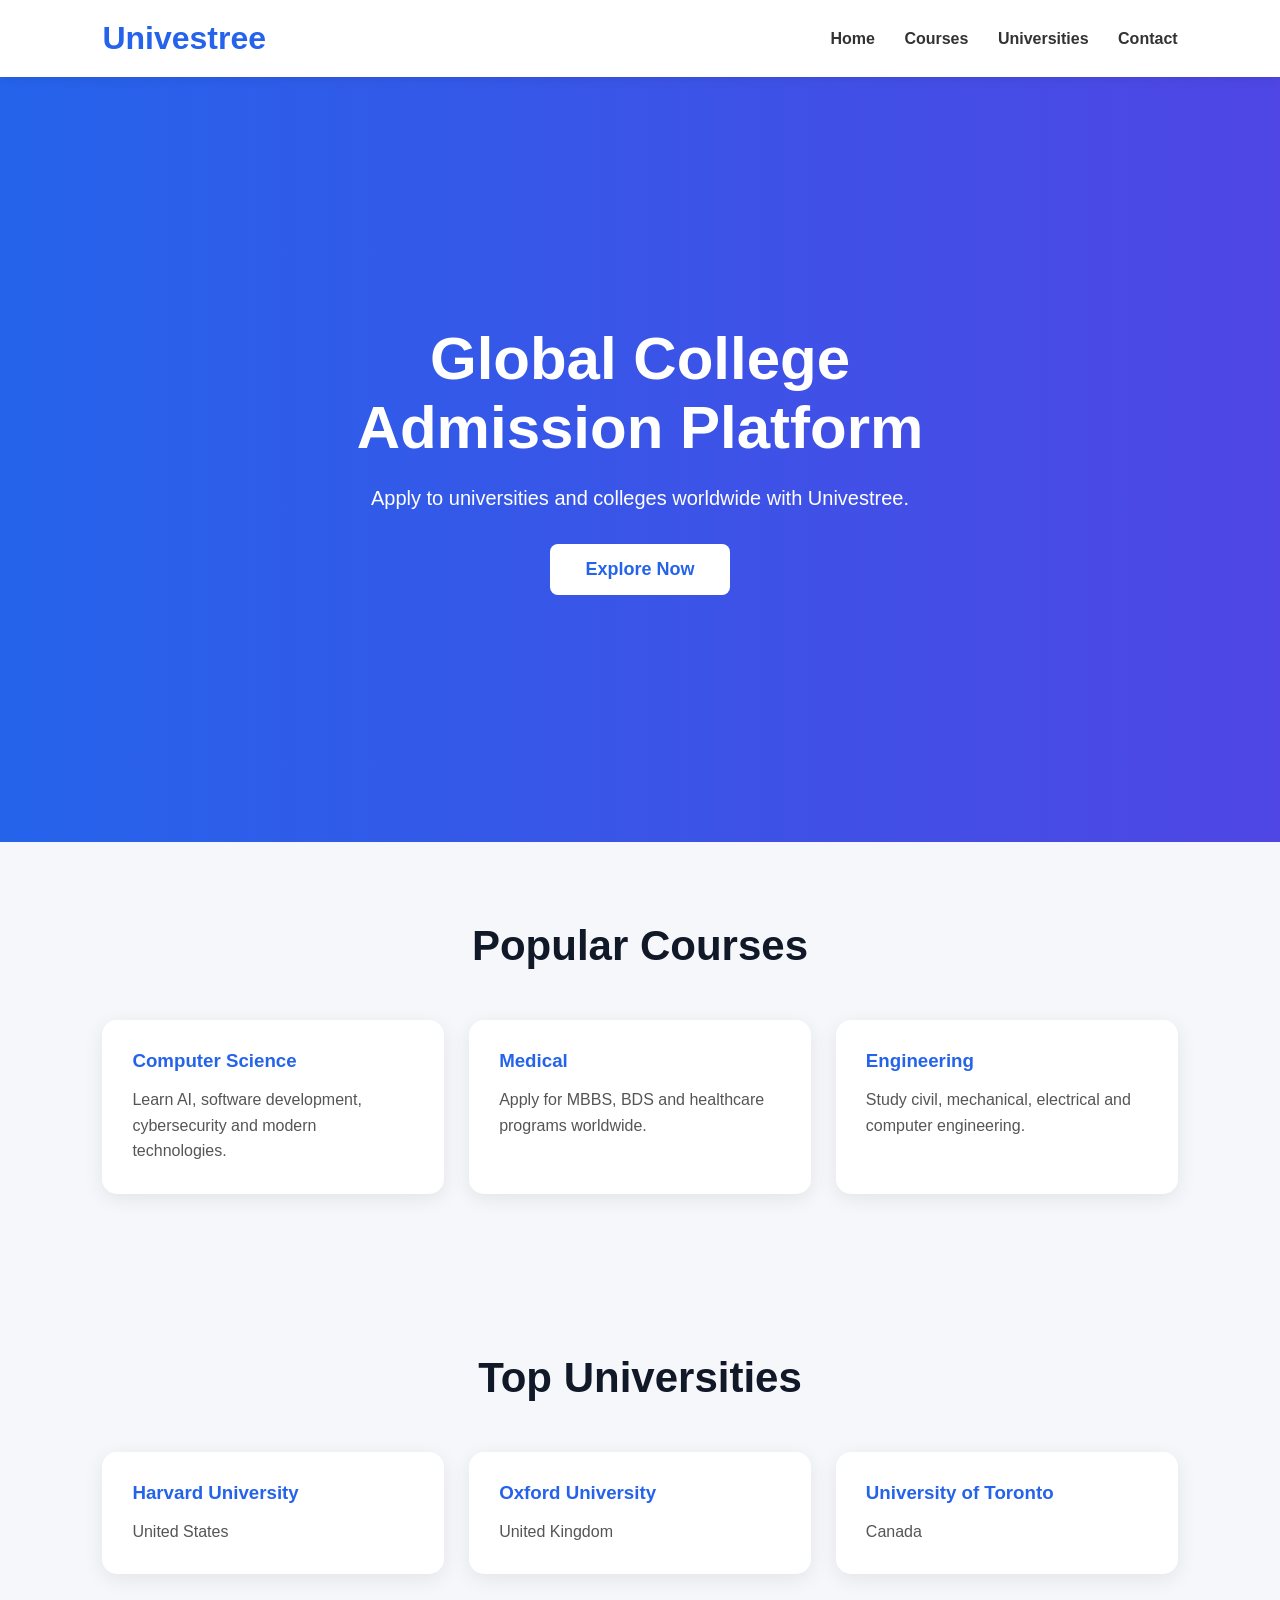
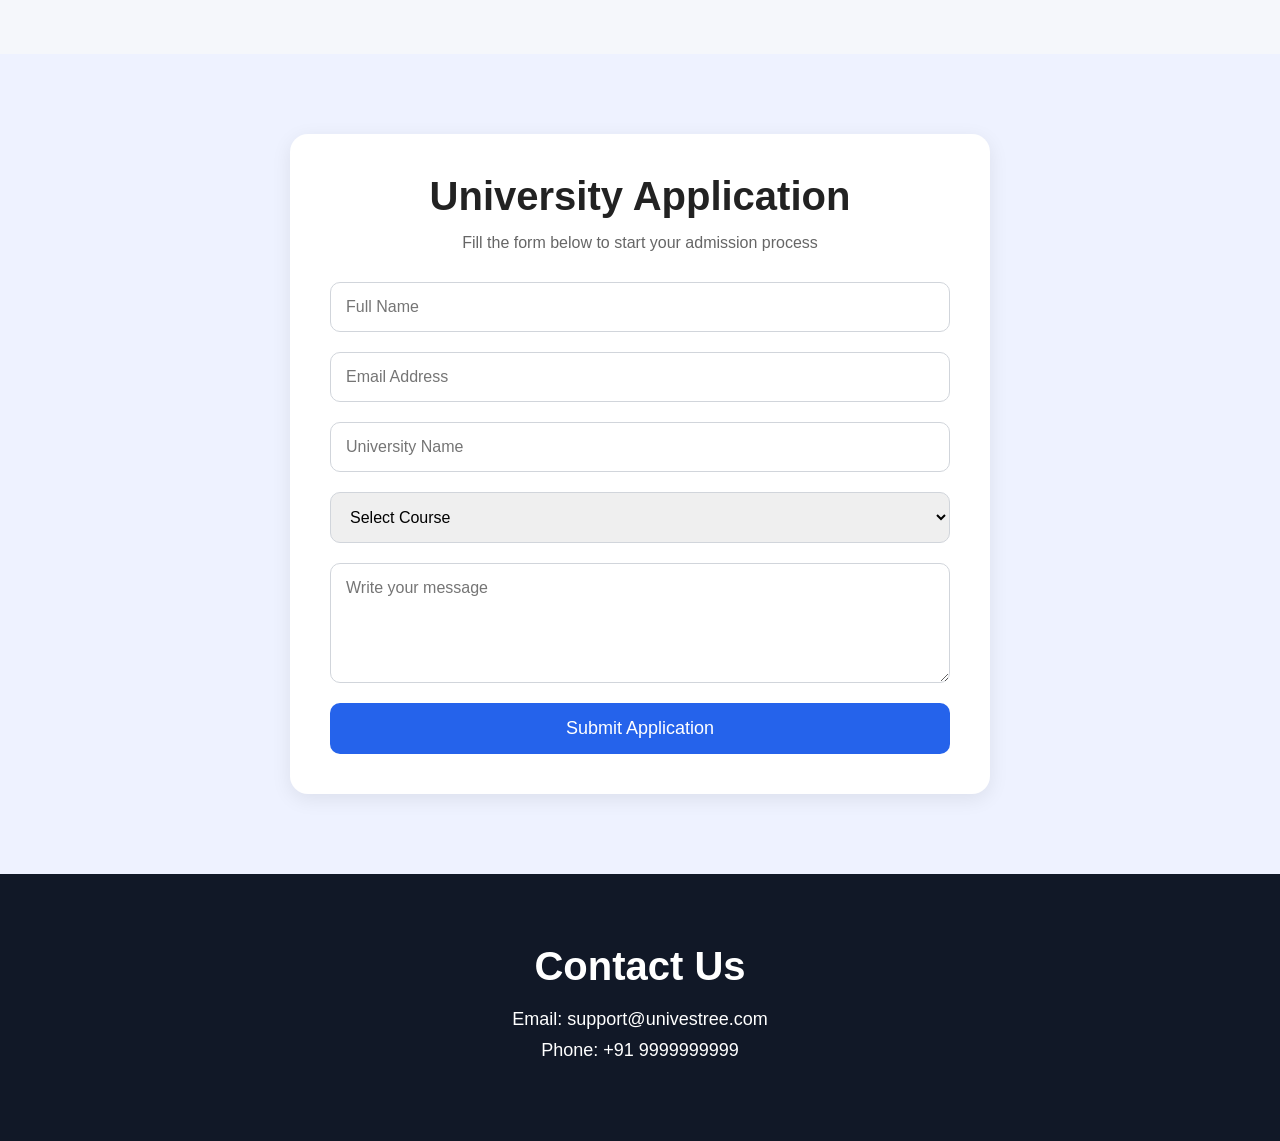
<file: index.html>
<!DOCTYPE html>
<html lang="en">

<head>
  <meta charset="UTF-8" />
  <meta name="viewport" content="width=device-width, initial-scale=1.0" />
  <title>Univestree</title>

  <link rel="stylesheet" href="css/style.css" />
</head>

<body>

  <!-- Navbar -->

  <header class="navbar">

    <div class="logo">
      Univestree
    </div>

    <nav>

      <a href="#">Home</a>
      <a href="#courses">Courses</a>
      <a href="#universities">Universities</a>
      <a href="#contact">Contact</a>

    </nav>

  </header>

  <!-- Hero Section -->

  <section class="hero">

    <div class="hero-content">

      <h1>
        Global College Admission Platform
      </h1>

      <p>
        Apply to universities and colleges worldwide with Univestree.
      </p>

      <button>
        Explore Now
      </button>

    </div>

  </section>

  <!-- Courses Section -->

  <section id="courses" class="info-section">

    <h2>Popular Courses</h2>

    <div class="card-container">

      <div class="card">

        <h3>Computer Science</h3>

        <p>
          Learn AI, software development, cybersecurity and modern technologies.
        </p>

      </div>

      <div class="card">

        <h3>Medical</h3>

        <p>
          Apply for MBBS, BDS and healthcare programs worldwide.
        </p>

      </div>

      <div class="card">

        <h3>Engineering</h3>

        <p>
          Study civil, mechanical, electrical and computer engineering.
        </p>

      </div>

    </div>

  </section>

  <!-- Universities Section -->

  <section id="universities" class="info-section">

    <h2>Top Universities</h2>

    <div class="card-container">

      <div class="card">

        <h3>Harvard University</h3>

        <p>United States</p>

      </div>

      <div class="card">

        <h3>Oxford University</h3>

        <p>United Kingdom</p>

      </div>

      <div class="card">

        <h3>University of Toronto</h3>

        <p>Canada</p>

      </div>

    </div>

  </section>

  <!-- Application Form -->

  <section class="application-section">

    <div class="form-container">

      <h2>University Application</h2>

      <p>
        Fill the form below to start your admission process
      </p>

      <form id="applicationForm">

        <input type="text" placeholder="Full Name" required />

        <input type="email" placeholder="Email Address" required />

        <input type="text" placeholder="University Name" required />

        <select required>

          <option value="">
            Select Course
          </option>

          <option>
            Computer Science
          </option>

          <option>
            Medical
          </option>

          <option>
            Engineering
          </option>

        </select>

        <textarea placeholder="Write your message"></textarea>

        <button type="submit">
          Submit Application
        </button>

      </form>

    </div>

  </section>

  <!-- Contact -->

  <section id="contact" class="contact-section">

    <h2>Contact Us</h2>

    <p>Email: support@univestree.com</p>

    <p>Phone: +91 9999999999</p>

  </section>

</body>

</html>
</file>
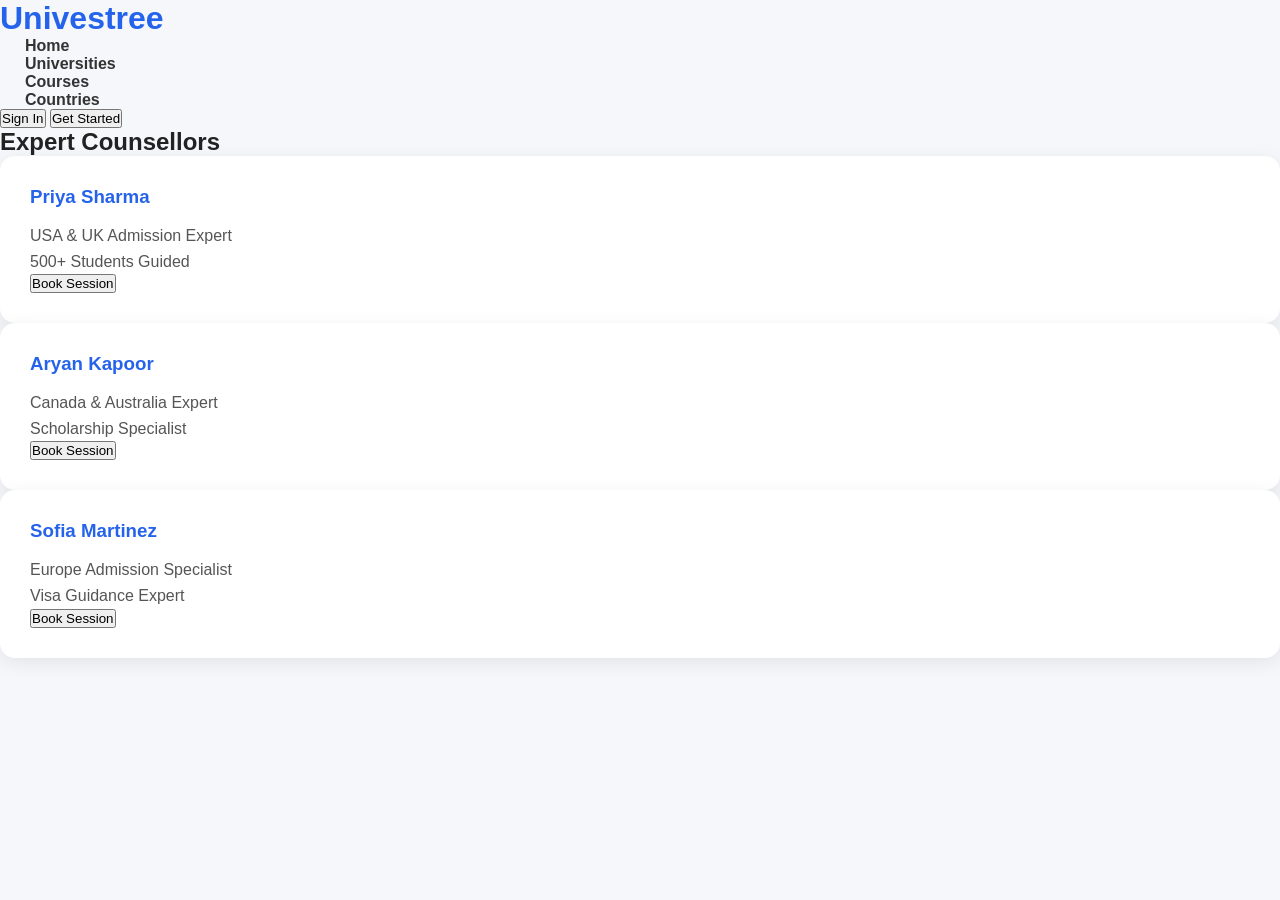
<file: pages/counsellors.html>
<!DOCTYPE html>
<html lang="en">

<head>

<meta charset="UTF-8">
<meta name="viewport" content="width=device-width, initial-scale=1.0">

<title>Counsellors - Univestree</title>

<link rel="preconnect" href="https://fonts.googleapis.com">

<link href="https://fonts.googleapis.com/css2?family=Sora:wght@300;400;500;600;700;800&display=swap" rel="stylesheet">

<link rel="stylesheet" href="../css/style.css">

</head>

<body>

<nav>

<div class="logo">
Univestree
</div>

<ul>

<li>
<a href="../index.html">
Home
</a>
</li>

<li>
<a href="universities.html">
Universities
</a>
</li>

<li>
<a href="courses.html">
Courses
</a>
</li>

<li>
<a href="countries.html">
Countries
</a>
</li>

</ul>

<div class="nav-buttons">

<button
class="btn btn-outline"
onclick="window.location.href='login.html'">

Sign In

</button>

<button
class="btn btn-primary"
onclick="window.location.href='signup.html'">

Get Started

</button>

</div>

</nav>

<section class="section">

<h1 class="section-title">
Expert Counsellors
</h1>

<div class="cards">

<div class="card">

<h3>
Priya Sharma
</h3>

<p>
USA & UK Admission Expert
</p>

<p>
500+ Students Guided
</p>

<button
class="apply-btn"
onclick="window.location.href='apply.html'">

Book Session

</button>

</div>

<div class="card">

<h3>
Aryan Kapoor
</h3>

<p>
Canada & Australia Expert
</p>

<p>
Scholarship Specialist
</p>

<button
class="apply-btn"
onclick="window.location.href='apply.html'">

Book Session

</button>

</div>

<div class="card">

<h3>
Sofia Martinez
</h3>

<p>
Europe Admission Specialist
</p>

<p>
Visa Guidance Expert
</p>

<button
class="apply-btn"
onclick="window.location.href='apply.html'">

Book Session

</button>

</div>

</div>

</section>

<script src="../js/main.js"></script>

</body>
</html>
</file>
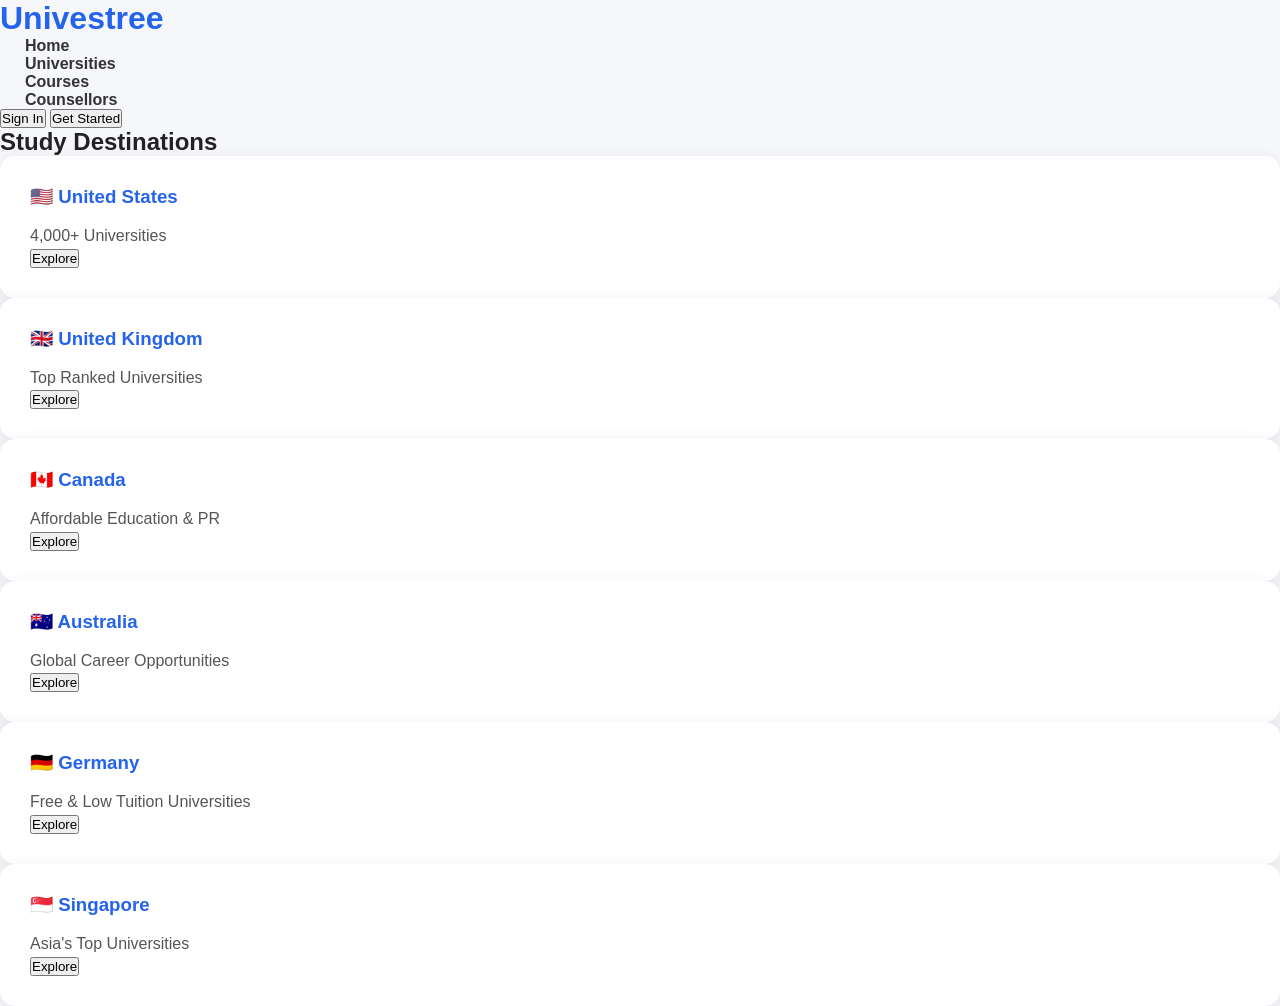
<file: pages/countries.html>
<!DOCTYPE html>
<html lang="en">

<head>

<meta charset="UTF-8">
<meta name="viewport" content="width=device-width, initial-scale=1.0">

<title>Countries - Univestree</title>

<link rel="preconnect" href="https://fonts.googleapis.com">

<link href="https://fonts.googleapis.com/css2?family=Sora:wght@300;400;500;600;700;800&display=swap" rel="stylesheet">

<link rel="stylesheet" href="../css/style.css">

</head>

<body>

<nav>

<div class="logo">
Univestree
</div>

<ul>

<li>
<a href="../index.html">
Home
</a>
</li>

<li>
<a href="universities.html">
Universities
</a>
</li>

<li>
<a href="courses.html">
Courses
</a>
</li>

<li>
<a href="counsellors.html">
Counsellors
</a>
</li>

</ul>

<div class="nav-buttons">

<button
class="btn btn-outline"
onclick="window.location.href='login.html'">

Sign In

</button>

<button
class="btn btn-primary"
onclick="window.location.href='signup.html'">

Get Started

</button>

</div>

</nav>

<section class="section">

<h1 class="section-title">
Study Destinations
</h1>

<div class="cards">

<div class="card">

<h3>
🇺🇸 United States
</h3>

<p>
4,000+ Universities
</p>

<button
class="apply-btn"
onclick="window.location.href='universities.html'">

Explore

</button>

</div>

<div class="card">

<h3>
🇬🇧 United Kingdom
</h3>

<p>
Top Ranked Universities
</p>

<button
class="apply-btn"
onclick="window.location.href='universities.html'">

Explore

</button>

</div>

<div class="card">

<h3>
🇨🇦 Canada
</h3>

<p>
Affordable Education & PR
</p>

<button
class="apply-btn"
onclick="window.location.href='universities.html'">

Explore

</button>

</div>

<div class="card">

<h3>
🇦🇺 Australia
</h3>

<p>
Global Career Opportunities
</p>

<button
class="apply-btn"
onclick="window.location.href='universities.html'">

Explore

</button>

</div>

<div class="card">

<h3>
🇩🇪 Germany
</h3>

<p>
Free & Low Tuition Universities
</p>

<button
class="apply-btn"
onclick="window.location.href='universities.html'">

Explore

</button>

</div>

<div class="card">

<h3>
🇸🇬 Singapore
</h3>

<p>
Asia's Top Universities
</p>

<button
class="apply-btn"
onclick="window.location.href='universities.html'">

Explore

</button>

</div>

</div>

</section>

<script src="../js/main.js"></script>

</body>
</html>
</file>
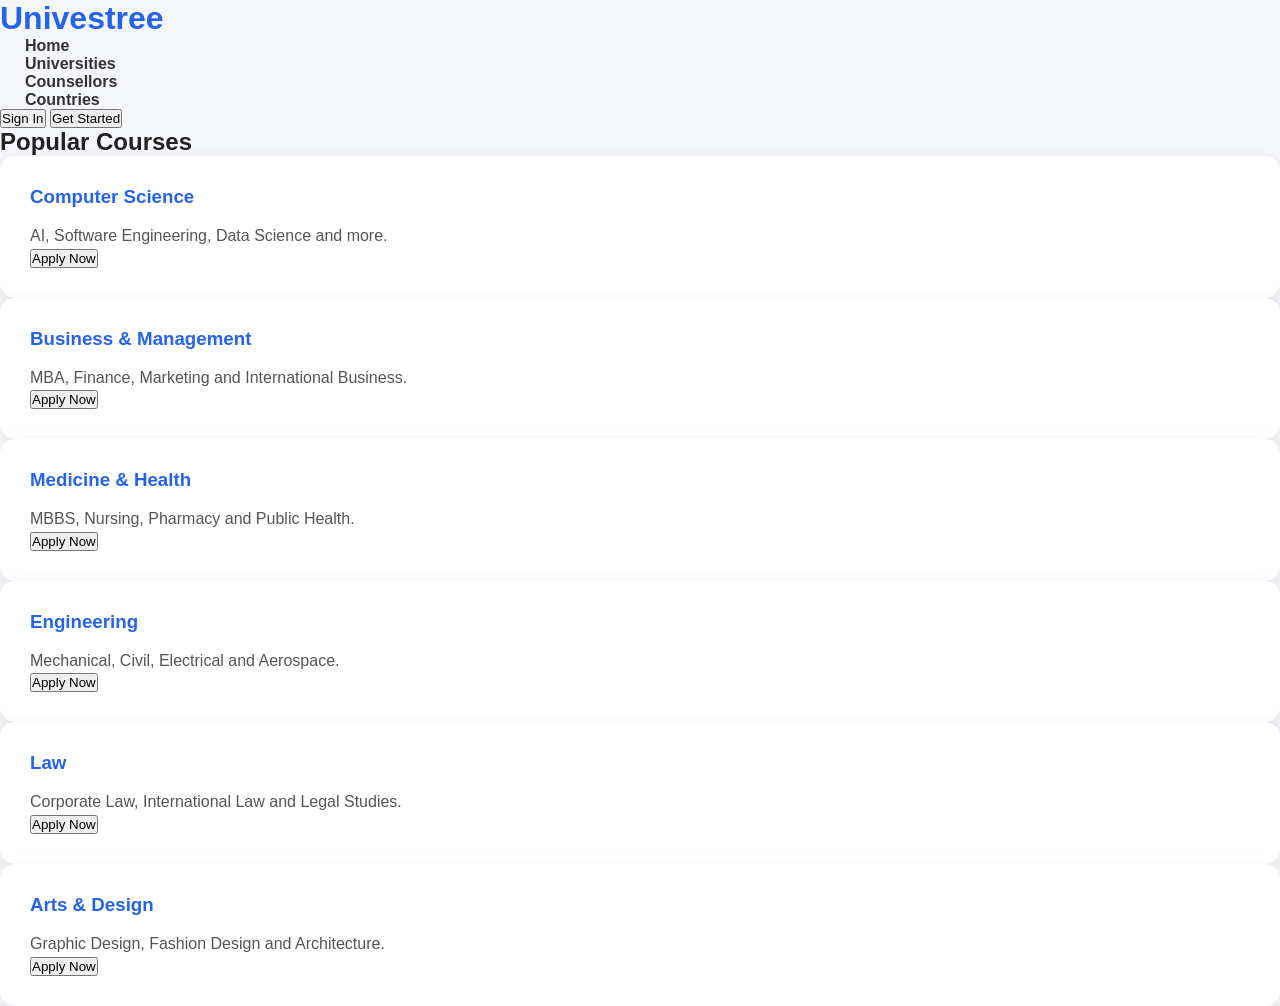
<file: pages/courses.html>
<!DOCTYPE html>
<html lang="en">

<head>

<meta charset="UTF-8">
<meta name="viewport" content="width=device-width, initial-scale=1.0">

<title>Courses - Univestree</title>

<link rel="preconnect" href="https://fonts.googleapis.com">

<link href="https://fonts.googleapis.com/css2?family=Sora:wght@300;400;500;600;700;800&display=swap" rel="stylesheet">

<link rel="stylesheet" href="../css/style.css">

</head>

<body>

<nav>

<div class="logo">
Univestree
</div>

<ul>

<li>
<a href="../index.html">
Home
</a>
</li>

<li>
<a href="universities.html">
Universities
</a>
</li>

<li>
<a href="counsellors.html">
Counsellors
</a>
</li>

<li>
<a href="countries.html">
Countries
</a>
</li>

</ul>

<div class="nav-buttons">

<button
class="btn btn-outline"
onclick="window.location.href='login.html'">

Sign In

</button>

<button
class="btn btn-primary"
onclick="window.location.href='signup.html'">

Get Started

</button>

</div>

</nav>

<section class="section">

<h1 class="section-title">
Popular Courses
</h1>

<div class="cards">

<div class="card">

<h3>
Computer Science
</h3>

<p>
AI, Software Engineering, Data Science and more.
</p>

<button
class="apply-btn"
onclick="window.location.href='apply.html'">

Apply Now

</button>

</div>

<div class="card">

<h3>
Business & Management
</h3>

<p>
MBA, Finance, Marketing and International Business.
</p>

<button
class="apply-btn"
onclick="window.location.href='apply.html'">

Apply Now

</button>

</div>

<div class="card">

<h3>
Medicine & Health
</h3>

<p>
MBBS, Nursing, Pharmacy and Public Health.
</p>

<button
class="apply-btn"
onclick="window.location.href='apply.html'">

Apply Now

</button>

</div>

<div class="card">

<h3>
Engineering
</h3>

<p>
Mechanical, Civil, Electrical and Aerospace.
</p>

<button
class="apply-btn"
onclick="window.location.href='apply.html'">

Apply Now

</button>

</div>

<div class="card">

<h3>
Law
</h3>

<p>
Corporate Law, International Law and Legal Studies.
</p>

<button
class="apply-btn"
onclick="window.location.href='apply.html'">

Apply Now

</button>

</div>

<div class="card">

<h3>
Arts & Design
</h3>

<p>
Graphic Design, Fashion Design and Architecture.
</p>

<button
class="apply-btn"
onclick="window.location.href='apply.html'">

Apply Now

</button>

</div>

</div>

</section>

<script src="../js/main.js"></script>

</body>
</html>
</file>
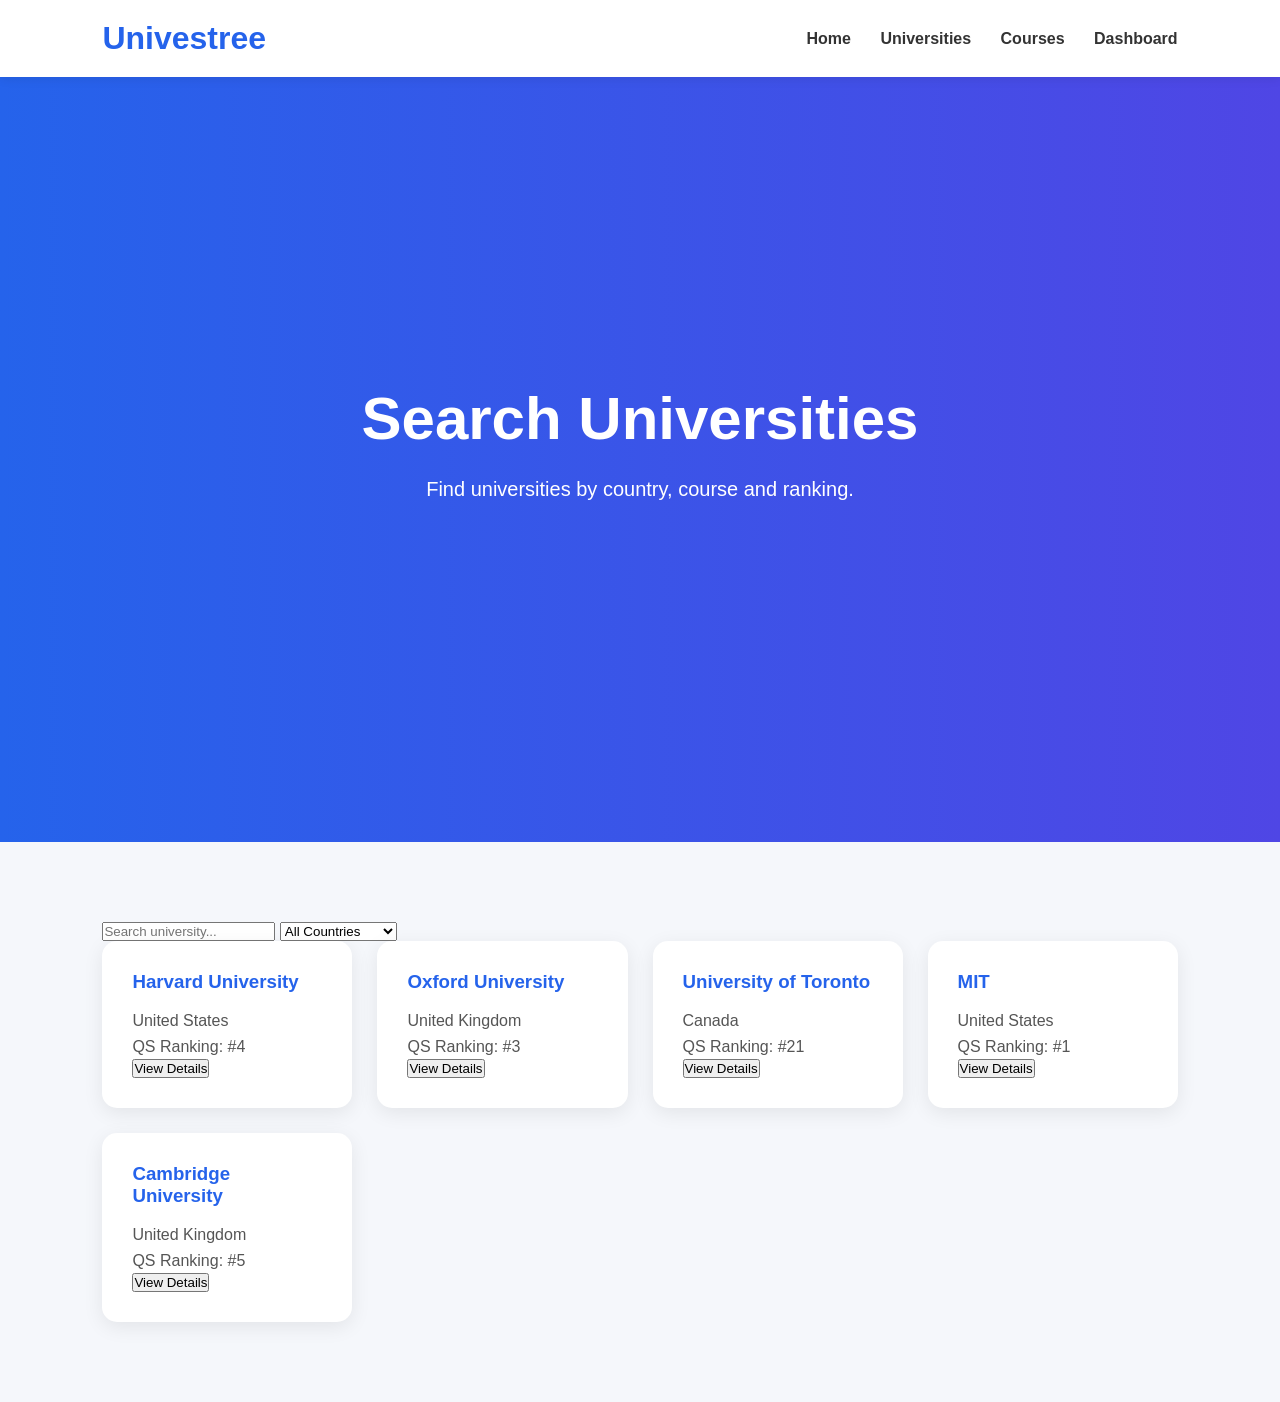
<file: pages/search.html>
<!DOCTYPE html>
<html lang="en">

<head>

  <meta charset="UTF-8" />

  <meta name="viewport"
        content="width=device-width, initial-scale=1.0" />

  <title>
    Search Universities | Univestree
  </title>

  <link rel="stylesheet"
        href="../css/style.css" />

</head>

<body>

  <!-- Navbar -->

  <header class="navbar">

    <div class="logo">
      Univestree
    </div>

    <nav>

      <a href="../index.html">
        Home
      </a>

      <a href="universities.html">
        Universities
      </a>

      <a href="courses.html">
        Courses
      </a>

      <a href="dashboard.html">
        Dashboard
      </a>

    </nav>

  </header>

  <!-- Hero -->

  <section class="hero small-hero">

    <div class="hero-content">

      <h1>
        Search Universities
      </h1>

      <p>
        Find universities by country, course and ranking.
      </p>

    </div>

  </section>

  <!-- Search Section -->

  <section class="info-section">

    <div class="search-box">

      <input
        type="text"
        id="searchInput"
        placeholder="Search university..."
      />

      <select id="countryFilter">

        <option value="">
          All Countries
        </option>

        <option value="United States">
          United States
        </option>

        <option value="United Kingdom">
          United Kingdom
        </option>

        <option value="Canada">
          Canada
        </option>

      </select>

    </div>

    <div
      id="universitiesContainer"
      class="card-container">

    </div>

  </section>

  <script src="../js/universities.js"></script>

</body>
</html>
</file>
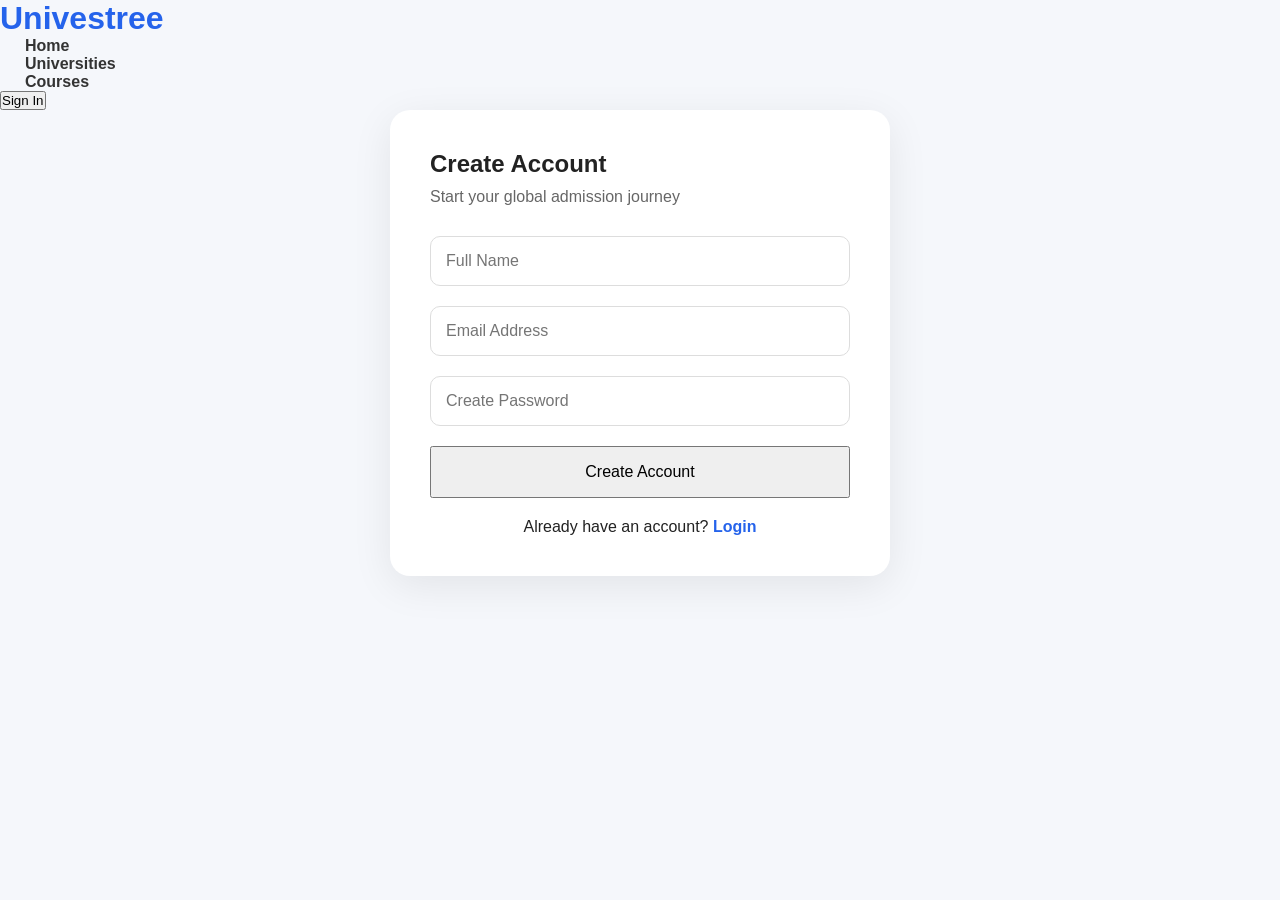
<file: pages/signup.html>
<!DOCTYPE html>
<html lang="en">

<head>

<meta charset="UTF-8">
<meta name="viewport" content="width=device-width, initial-scale=1.0">

<title>Signup - Univestree</title>

<link rel="preconnect" href="https://fonts.googleapis.com">

<link href="https://fonts.googleapis.com/css2?family=Sora:wght@300;400;500;600;700;800&display=swap" rel="stylesheet">

<link rel="stylesheet" href="../css/style.css">

</head>

<body>

<nav>

<div class="logo">
Univestree
</div>

<ul>

<li>
<a href="../index.html">
Home
</a>
</li>

<li>
<a href="universities.html">
Universities
</a>
</li>

<li>
<a href="courses.html">
Courses
</a>
</li>

</ul>

<div class="nav-buttons">

<button
class="btn btn-outline"
onclick="window.location.href='login.html'">

Sign In

</button>

</div>

</nav>

<section class="section">

<div
style="
max-width:500px;
margin:auto;
background:white;
padding:40px;
border-radius:20px;
box-shadow:0 10px 40px rgba(0,0,0,0.08);
">

<h1 style="margin-bottom:10px;">
Create Account
</h1>

<p
style="
color:#666;
margin-bottom:30px;
">
Start your global admission journey
</p>

<input
id="signup-name"
type="text"
placeholder="Full Name"
style="
width:100%;
padding:15px;
margin-bottom:20px;
border-radius:10px;
border:1px solid #ddd;
font-size:16px;
">

<input
id="signup-email"
type="email"
placeholder="Email Address"
style="
width:100%;
padding:15px;
margin-bottom:20px;
border-radius:10px;
border:1px solid #ddd;
font-size:16px;
">

<input
id="signup-password"
type="password"
placeholder="Create Password"
style="
width:100%;
padding:15px;
margin-bottom:20px;
border-radius:10px;
border:1px solid #ddd;
font-size:16px;
">

<button
onclick="signupUser()"
class="btn btn-primary"
style="
width:100%;
padding:15px;
font-size:16px;
">

Create Account

</button>

<p
style="
margin-top:20px;
text-align:center;
">

Already have an account?

<a
href="login.html"
style="
color:#2563EB;
font-weight:600;
text-decoration:none;
">

Login

</a>

</p>

</div>

</section>

<script>
async function signupUser() {
  const name = document.getElementById('signup-name').value;
  const email = document.getElementById('signup-email').value;
  const password = document.getElementById('signup-password').value;

  if (!name || !email || !password) {
    alert('Please fill in all fields');
    return;
  }

  try {
    const res = await fetch('https://univestree-backend.vercel.app/api/auth/signup', {
      method: 'POST',
      headers: { 'Content-Type': 'application/json' },
      body: JSON.stringify({ name, email, password })
    });

    const data = await res.json();

    if (res.ok) {
      alert('Account created successfully!');
      window.location.href = 'login.html';
    } else {
      alert('Error: ' + data.error);
    }
  } catch (err) {
    alert('Something went wrong. Try again.');
  }
}
</script>

</body>
</html>
</file>
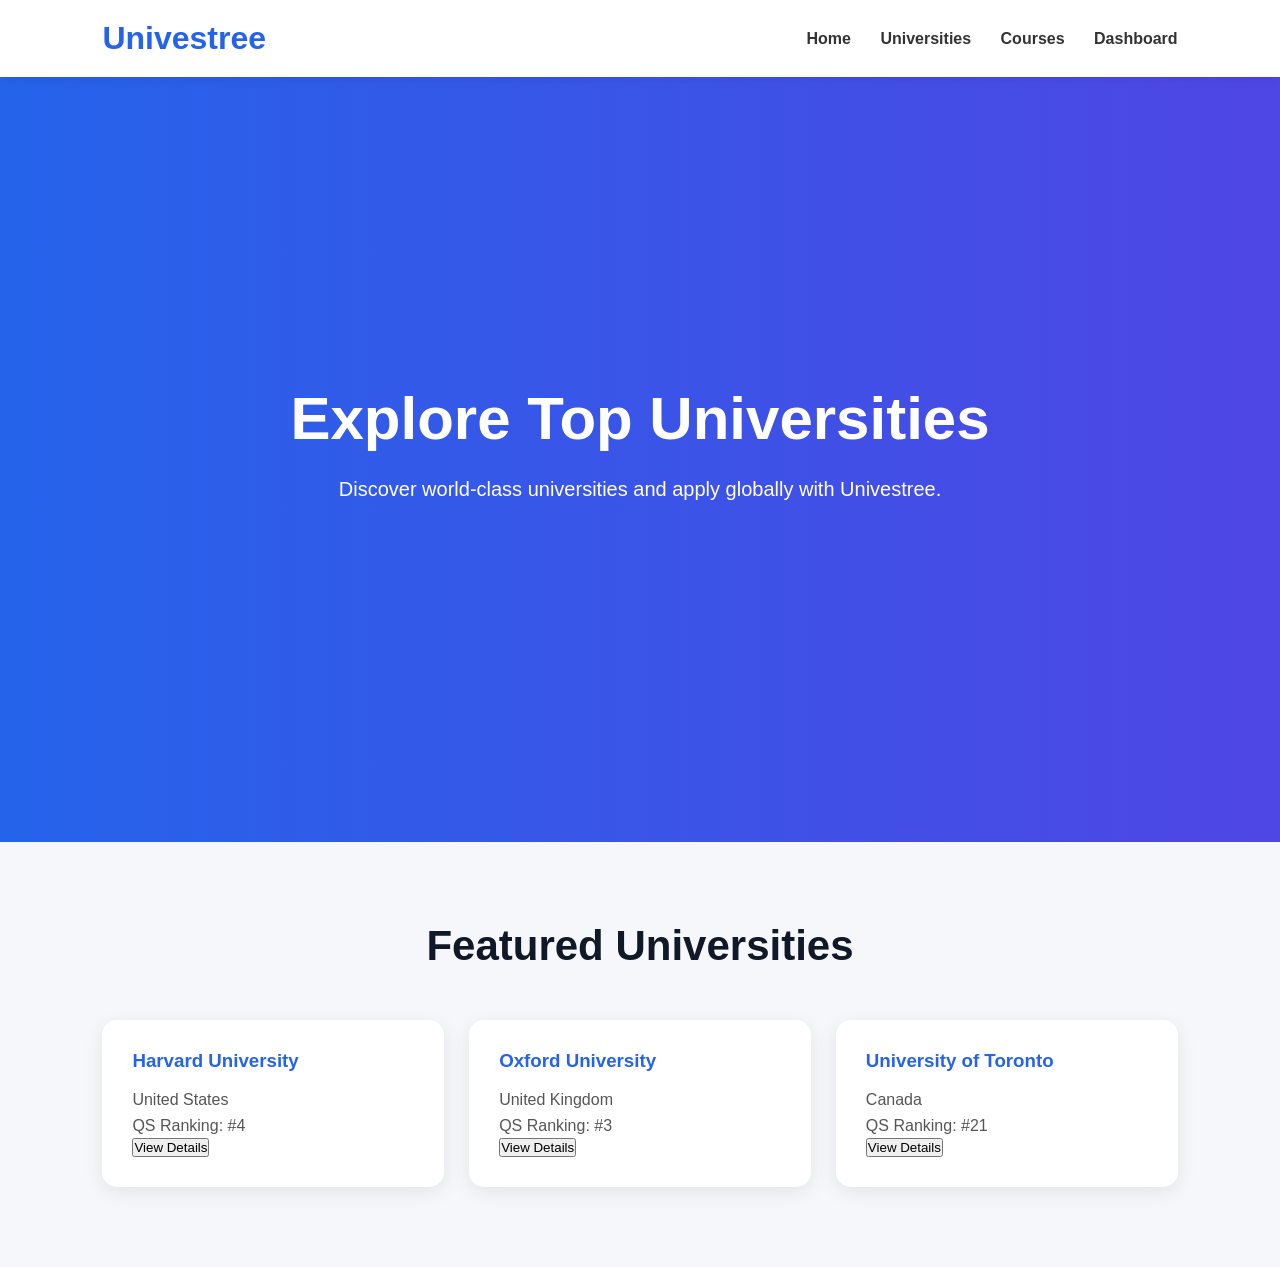
<file: pages/universities.html>
<!DOCTYPE html>
<html lang="en">

<head>

  <meta charset="UTF-8" />

  <meta name="viewport"
        content="width=device-width, initial-scale=1.0" />

  <title>
    Universities | Univestree
  </title>

  <link rel="stylesheet"
        href="../css/style.css" />

</head>

<body>

  <!-- Navbar -->

  <header class="navbar">

    <div class="logo">
      Univestree
    </div>

    <nav>

      <a href="../index.html">
        Home
      </a>

      <a href="universities.html">
        Universities
      </a>

      <a href="courses.html">
        Courses
      </a>

      <a href="dashboard.html">
        Dashboard
      </a>

    </nav>

  </header>

  <!-- Hero -->

  <section class="hero small-hero">

    <div class="hero-content">

      <h1>
        Explore Top Universities
      </h1>

      <p>
        Discover world-class universities and apply globally with Univestree.
      </p>

    </div>

  </section>

  <!-- Universities -->

  <section class="info-section">

    <h2>
      Featured Universities
    </h2>

    <div class="card-container">

      <!-- Harvard -->

      <div class="card">

        <h3>
          Harvard University
        </h3>

        <p>
          United States
        </p>

        <p>
          QS Ranking: #4
        </p>

        <button
          onclick="window.location.href='university-details.html'">

          View Details

        </button>

      </div>

      <!-- Oxford -->

      <div class="card">

        <h3>
          Oxford University
        </h3>

        <p>
          United Kingdom
        </p>

        <p>
          QS Ranking: #3
        </p>

        <button
          onclick="window.location.href='university-details.html'">

          View Details

        </button>

      </div>

      <!-- Toronto -->

      <div class="card">

        <h3>
          University of Toronto
        </h3>

        <p>
          Canada
        </p>

        <p>
          QS Ranking: #21
        </p>

        <button
          onclick="window.location.href='university-details.html'">

          View Details

        </button>

      </div>

    </div>

  </section>

</body>
</html>
</file>
<file: css/style.css>
* {
  margin: 0;
  padding: 0;
  box-sizing: border-box;
  font-family: Arial, sans-serif;
}

body {
  background: #f5f7fb;
  color: #222;
}

/* Navbar */

.navbar {
  width: 100%;
  background: white;
  padding: 20px 8%;
  display: flex;
  justify-content: space-between;
  align-items: center;
  box-shadow: 0 2px 10px rgba(0,0,0,0.08);
  position: sticky;
  top: 0;
  z-index: 1000;
}

.logo {
  font-size: 32px;
  font-weight: bold;
  color: #2563eb;
}

nav a {
  text-decoration: none;
  margin-left: 25px;
  color: #333;
  font-weight: 600;
  transition: 0.3s;
}

nav a:hover {
  color: #2563eb;
}

/* Hero */

.hero {
  width: 100%;
  min-height: 85vh;
  display: flex;
  justify-content: center;
  align-items: center;
  background: linear-gradient(to right, #2563eb, #4f46e5);
  text-align: center;
  padding: 40px;
}

.hero-content {
  color: white;
  max-width: 700px;
}

.hero-content h1 {
  font-size: 60px;
  margin-bottom: 20px;
}

.hero-content p {
  font-size: 20px;
  margin-bottom: 30px;
  line-height: 1.6;
}

.hero-content button {
  padding: 15px 35px;
  border: none;
  background: white;
  color: #2563eb;
  font-size: 18px;
  border-radius: 8px;
  cursor: pointer;
  font-weight: bold;
  transition: 0.3s;
}

.hero-content button:hover {
  background: #e5e7eb;
}

/* Sections */

.info-section {
  padding: 80px 8%;
}

.info-section h2 {
  text-align: center;
  font-size: 42px;
  margin-bottom: 50px;
  color: #111827;
}

.card-container {
  display: grid;
  grid-template-columns: repeat(auto-fit, minmax(250px, 1fr));
  gap: 25px;
}

.card {
  background: white;
  padding: 30px;
  border-radius: 15px;
  box-shadow: 0 5px 20px rgba(0,0,0,0.08);
  transition: 0.3s;
}

.card:hover {
  transform: translateY(-8px);
}

.card h3 {
  margin-bottom: 15px;
  color: #2563eb;
}

.card p {
  line-height: 1.6;
  color: #555;
}

/* Application Form */

.application-section {
  padding: 80px 8%;
  background: #eef2ff;
}

.form-container {
  max-width: 700px;
  margin: auto;
  background: white;
  padding: 40px;
  border-radius: 18px;
  box-shadow: 0 5px 20px rgba(0,0,0,0.08);
}

.form-container h2 {
  text-align: center;
  margin-bottom: 15px;
  font-size: 40px;
}

.form-container p {
  text-align: center;
  margin-bottom: 30px;
  color: #666;
}

form {
  display: flex;
  flex-direction: column;
}

form input,
form select,
form textarea {
  padding: 15px;
  margin-bottom: 20px;
  border: 1px solid #d1d5db;
  border-radius: 10px;
  font-size: 16px;
}

form textarea {
  min-height: 120px;
  resize: vertical;
}

form button {
  padding: 15px;
  border: none;
  background: #2563eb;
  color: white;
  font-size: 18px;
  border-radius: 10px;
  cursor: pointer;
  transition: 0.3s;
}

form button:hover {
  background: #1d4ed8;
}

/* Contact */

.contact-section {
  padding: 70px 8%;
  text-align: center;
  background: #111827;
  color: white;
}

.contact-section h2 {
  margin-bottom: 20px;
  font-size: 40px;
}

.contact-section p {
  margin-bottom: 10px;
  font-size: 18px;
}

/* Responsive */

@media(max-width: 768px) {

  .navbar {
    flex-direction: column;
    gap: 15px;
  }

  nav a {
    margin: 0 10px;
  }

  .hero-content h1 {
    font-size: 40px;
  }

  .hero-content p {
    font-size: 18px;
  }
.search-box{
  display: flex;
  gap: 20px;
  margin-bottom: 40px;
  flex-wrap: wrap;
}

.search-box input,
.search-box select{
  flex: 1;
  min-width: 250px;
  padding: 15px;
  border: 1px solid #d1d5db;
  border-radius: 10px;
  font-size: 16px;
}
}
</file>
